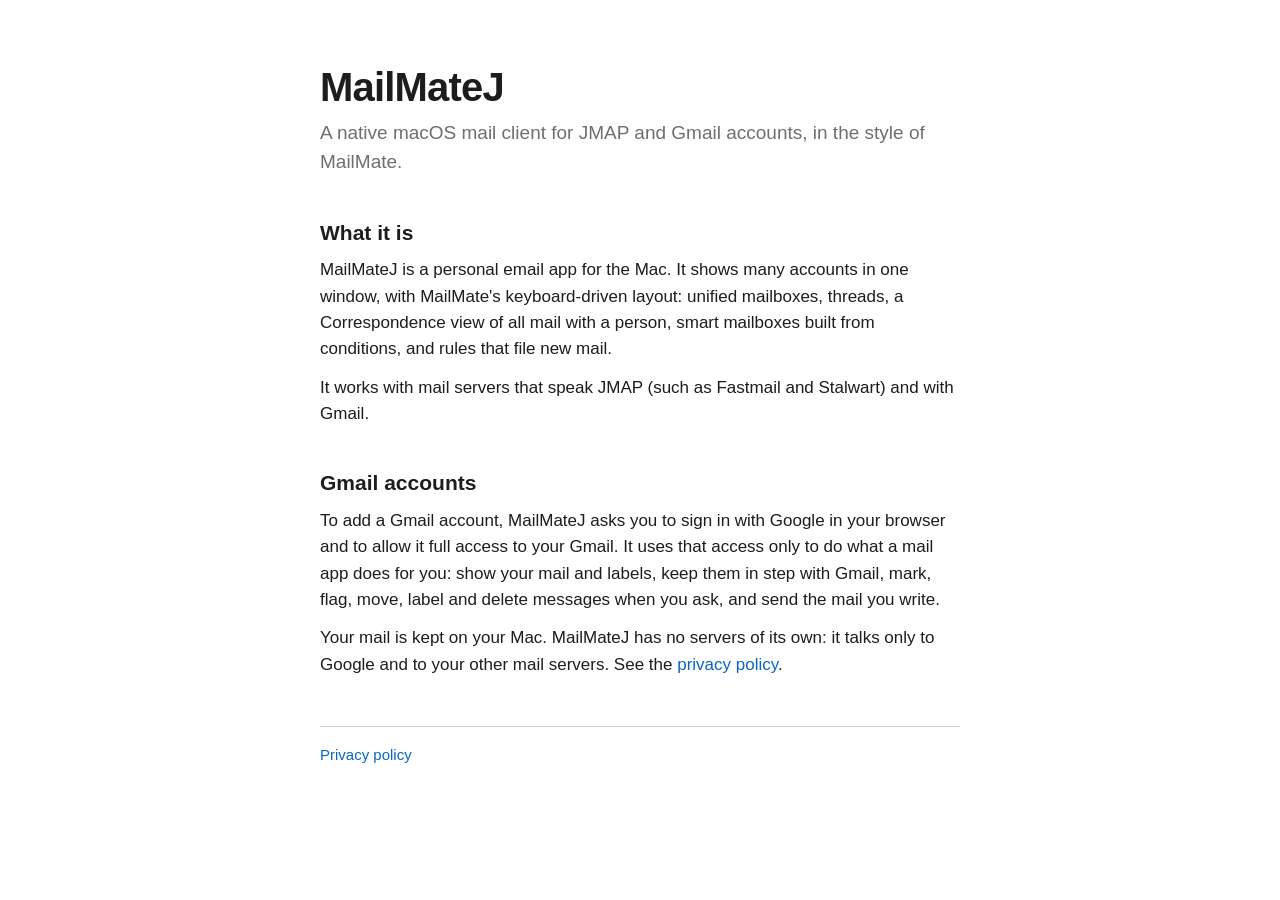
<file: site/index.html>
<!doctype html>
<html lang="en">
<head>
<meta charset="utf-8">
<meta name="viewport" content="width=device-width, initial-scale=1">
<title>MailMateJ</title>
<meta name="description" content="MailMateJ is a native macOS mail client for JMAP and Gmail accounts, in the style of MailMate.">
<link rel="stylesheet" href="style.css">
</head>
<body>
<main>
  <header>
    <h1>MailMateJ</h1>
    <p class="lede">A native macOS mail client for JMAP and Gmail accounts, in the style of MailMate.</p>
  </header>

  <section>
    <h2>What it is</h2>
    <p>MailMateJ is a personal email app for the Mac. It shows many accounts in one window, with
      MailMate's keyboard-driven layout: unified mailboxes, threads, a Correspondence view of all mail
      with a person, smart mailboxes built from conditions, and rules that file new mail.</p>
    <p>It works with mail servers that speak JMAP (such as Fastmail and Stalwart) and with Gmail.</p>
  </section>

  <section>
    <h2>Gmail accounts</h2>
    <p>To add a Gmail account, MailMateJ asks you to sign in with Google in your browser and to allow
      it full access to your Gmail. It uses that access only to do what a mail app does for you: show
      your mail and labels, keep them in step with Gmail, mark, flag, move, label and delete messages
      when you ask, and send the mail you write.</p>
    <p>Your mail is kept on your Mac. MailMateJ has no servers of its own: it talks only to Google
      and to your other mail servers. See the <a href="privacy.html">privacy policy</a>.</p>
  </section>

  <footer>
    <a href="privacy.html">Privacy policy</a>
  </footer>
</main>
</body>
</html>
</file>
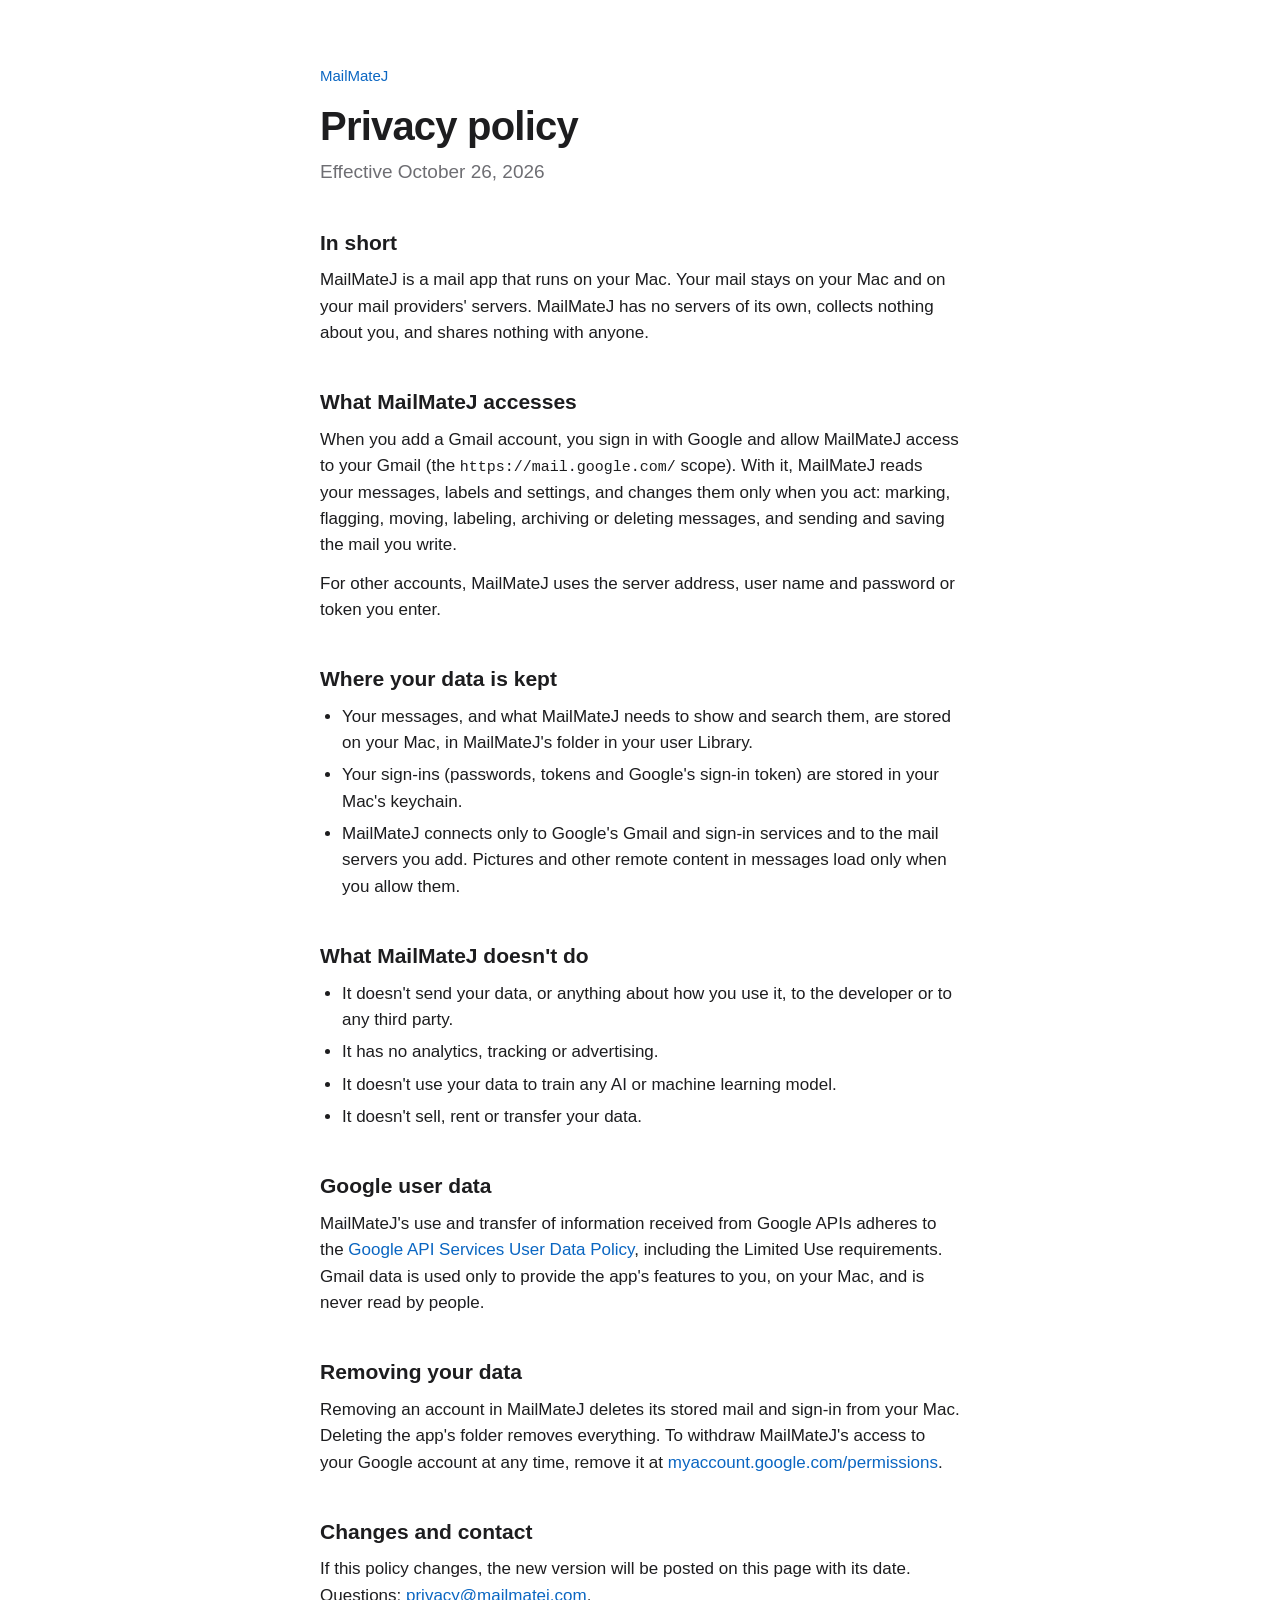
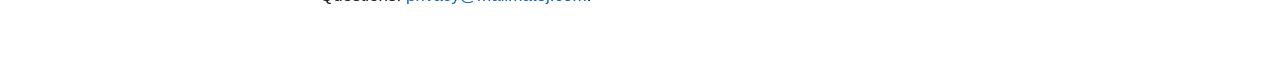
<file: site/privacy.html>
<!doctype html>
<html lang="en">
<head>
<meta charset="utf-8">
<meta name="viewport" content="width=device-width, initial-scale=1">
<title>MailMateJ Privacy Policy</title>
<meta name="description" content="How MailMateJ handles your mail and your Google account data.">
<link rel="stylesheet" href="style.css">
</head>
<body>
<main>
  <header>
    <p class="back"><a href="./">MailMateJ</a></p>
    <h1>Privacy policy</h1>
    <p class="lede">Effective October 26, 2026</p>
  </header>

  <section>
    <h2>In short</h2>
    <p>MailMateJ is a mail app that runs on your Mac. Your mail stays on your Mac and on your mail
      providers' servers. MailMateJ has no servers of its own, collects nothing about you, and shares
      nothing with anyone.</p>
  </section>

  <section>
    <h2>What MailMateJ accesses</h2>
    <p>When you add a Gmail account, you sign in with Google and allow MailMateJ access to your Gmail
      (the <code>https://mail.google.com/</code> scope). With it, MailMateJ reads your messages,
      labels and settings, and changes them only when you act: marking, flagging, moving, labeling,
      archiving or deleting messages, and sending and saving the mail you write.</p>
    <p>For other accounts, MailMateJ uses the server address, user name and password or token you
      enter.</p>
  </section>

  <section>
    <h2>Where your data is kept</h2>
    <ul>
      <li>Your messages, and what MailMateJ needs to show and search them, are stored on your Mac, in
        MailMateJ's folder in your user Library.</li>
      <li>Your sign-ins (passwords, tokens and Google's sign-in token) are stored in your Mac's
        keychain.</li>
      <li>MailMateJ connects only to Google's Gmail and sign-in services and to the mail servers you
        add. Pictures and other remote content in messages load only when you allow them.</li>
    </ul>
  </section>

  <section>
    <h2>What MailMateJ doesn't do</h2>
    <ul>
      <li>It doesn't send your data, or anything about how you use it, to the developer or to any
        third party.</li>
      <li>It has no analytics, tracking or advertising.</li>
      <li>It doesn't use your data to train any AI or machine learning model.</li>
      <li>It doesn't sell, rent or transfer your data.</li>
    </ul>
  </section>

  <section>
    <h2>Google user data</h2>
    <p>MailMateJ's use and transfer of information received from Google APIs adheres to the
      <a href="https://developers.google.com/terms/api-services-user-data-policy">Google API Services
      User Data Policy</a>, including the Limited Use requirements. Gmail data is used only to provide
      the app's features to you, on your Mac, and is never read by people.</p>
  </section>

  <section>
    <h2>Removing your data</h2>
    <p>Removing an account in MailMateJ deletes its stored mail and sign-in from your Mac. Deleting
      the app's folder removes everything. To withdraw MailMateJ's access to your Google account at any
      time, remove it at <a href="https://myaccount.google.com/permissions">myaccount.google.com/permissions</a>.</p>
  </section>

  <section>
    <h2>Changes and contact</h2>
    <p>If this policy changes, the new version will be posted on this page with its date. Questions:
      <a href="mailto:privacy@mailmatej.com">privacy@mailmatej.com</a>.</p>
  </section>
</main>
</body>
</html>
</file>
<file: site/style.css>
:root {
  --bg: #ffffff;
  --text: #1d1d1f;
  --muted: #6e6e73;
  --line: #d2d2d7;
  --link: #0a66c2;
  color-scheme: light dark;
}

@media (prefers-color-scheme: dark) {
  :root {
    --bg: #1c1c1e;
    --text: #f5f5f7;
    --muted: #a1a1a6;
    --line: #3a3a3c;
    --link: #64a8f0;
  }
}

* { box-sizing: border-box; }

body {
  margin: 0;
  background: var(--bg);
  color: var(--text);
  font: 17px/1.55 -apple-system, BlinkMacSystemFont, "Helvetica Neue", Arial, sans-serif;
}

main {
  max-width: 680px;
  margin: 0 auto;
  padding: 64px 20px 48px;
}

h1 { font-size: 40px; line-height: 1.15; margin: 0 0 8px; letter-spacing: -0.02em; }
h2 { font-size: 21px; margin: 40px 0 8px; }
p, ul { margin: 0 0 12px; }
ul { padding-left: 22px; }
li { margin-bottom: 6px; }
.lede { color: var(--muted); font-size: 19px; margin: 0; }
.back { margin: 0 0 16px; font-size: 15px; }
a { color: var(--link); text-decoration: none; }
a:hover { text-decoration: underline; }
code { font: 15px ui-monospace, SFMono-Regular, Menlo, monospace; }

footer {
  margin-top: 48px;
  padding-top: 16px;
  border-top: 1px solid var(--line);
  font-size: 15px;
}

@media (max-width: 480px) {
  main { padding-top: 40px; }
  h1 { font-size: 32px; }
}
</file>
